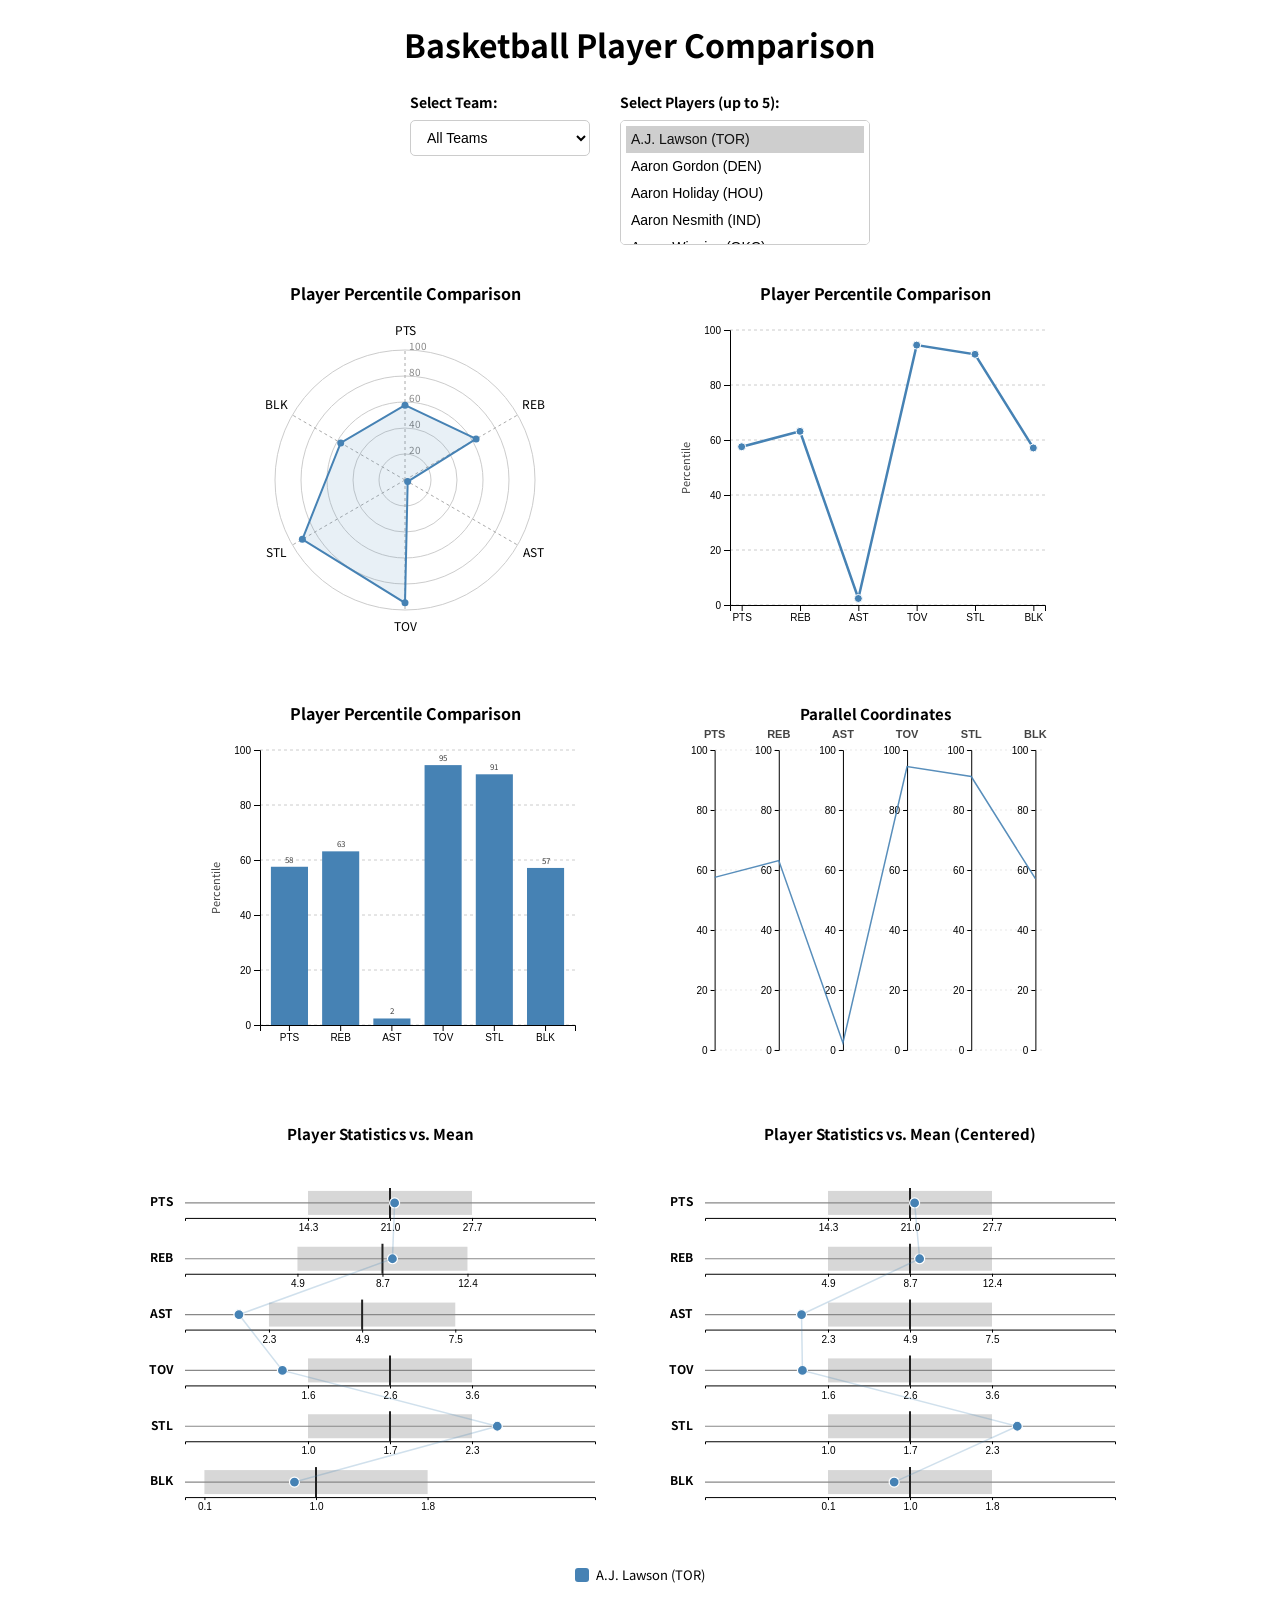
<file: index.html>
<!doctype html>
<html>
	<head>
		<title>Basketball Player Comparison</title>

		<link rel="icon" href="data:;base64,iVBORwOKGO=" />
		<link rel="stylesheet" href="css/style.css" />

		<link
			href="https://fonts.googleapis.com/css2?family=Noto+Sans+JP:wght@500;700&display=swap"
			rel="stylesheet"
		/>
	</head>

	<body>
		<h1>Basketball Player Comparison</h1>

		<!-- --------------------------------
             Filters
        --------------------------------- -->

		<div class="filters">
			<div class="filter-group">
				<label for="team-filter">Select Team:</label>

				<select id="team-filter">
					<option value="">All Teams</option>
				</select>
			</div>

			<div class="filter-group">
				<label for="player-filter"> Select Players (up to 5): </label>

				<select id="player-filter" multiple size="5"></select>
			</div>
		</div>

		<!-- --------------------------------
             Charts
        --------------------------------- -->

		<div class="charts-container">
			<div id="spider-charts"></div>

			<div id="line-chart"></div>

			<div id="bar-chart"></div>

			<div id="parallel-coordinates"></div>

			<div id="stat-deviation-chart"></div>
			<div id="stat-deviation-chart-centered"></div>
		</div>

		<!-- --------------------------------
             Player Legend
        --------------------------------- -->

		<div id="player-legend" class="player-legend"></div>

		<!-- --------------------------------
             JavaScript
        --------------------------------- -->

		<script src="js/d3.v6.min.js"></script>

		<script src="js/spiderchart.js"></script>
		<script src="js/linechart.js"></script>
		<script src="js/barchart.js"></script>
		<script src="js/parallelcoordinates.js"></script>
		<script src="js/statdeviationchart.js"></script>
		<script src="js/statdeviationchart-centered.js"></script>

		<script src="js/main.js"></script>
	</body>
</html>
</file>
<file: css/style.css>
body {
	font-family: "Noto Sans JP", sans-serif;
	text-align: center;
}

/* Filter layout */
.filters {
	display: flex;
	justify-content: center;
	align-items: flex-start;
	gap: 30px;
	margin: 25px 0;
}

.filter-group {
	display: flex;
	flex-direction: column;
	gap: 8px;
	text-align: left;
}

.filter-group label {
	font-size: 14px;
	font-weight: 700;
}

.filter-group select {
	min-width: 180px;
	padding: 8px 12px;
	font-size: 14px;
	border: 1px solid #ccc;
	border-radius: 5px;
	background-color: white;
}

/* Multi-select dropdown */
#player-filter {
	min-width: 250px;
	height: 125px;
	padding: 5px;
}

#player-filter option {
	padding: 5px;
}

/* Player legend */
.player-legend {
	display: flex;
	justify-content: center;
	flex-wrap: wrap;
	gap: 20px;
	margin: 20px auto;
}

.legend-item {
	display: flex;
	align-items: center;
	gap: 7px;
	font-size: 13px;
}

.legend-color {
	display: inline-block;
	width: 14px;
	height: 14px;
	border-radius: 3px;
}

/* Three charts side by side */
.charts-container {
	display: flex;
	justify-content: center;
	align-items: flex-start;
	gap: 15px;
	flex-wrap: wrap;
}

#spider-charts,
#line-chart,
#bar-chart,
#parallel-coordinates {
	flex: 0 0 450px;
	display: flex;
	justify-content: center;
}

/* Responsive layout */
@media (max-width: 1400px) {
	.charts-container {
		flex-wrap: wrap;
	}
}

@media (max-width: 500px) {
	.filters {
		flex-direction: column;
		align-items: center;
	}

	.charts-container {
		flex-direction: column;
		align-items: center;
	}
}

/* Standard deviation chart */
#stat-deviation-chart {
	display: flex;
	justify-content: center;
	flex: 0 0 500px;
}

#stat-deviation-chart svg {
	overflow: visible;
}

/* Standard deviation chart labels */
.stat-label {
	font-family: "Noto Sans JP", sans-serif;
}

.mean-label {
	font-family: sans-serif;
}

/* Five-chart dashboard layout */
.charts-container {
	display: flex;
	justify-content: center;
	align-items: flex-start;
	flex-wrap: wrap;
	gap: 20px;
}
</file>
